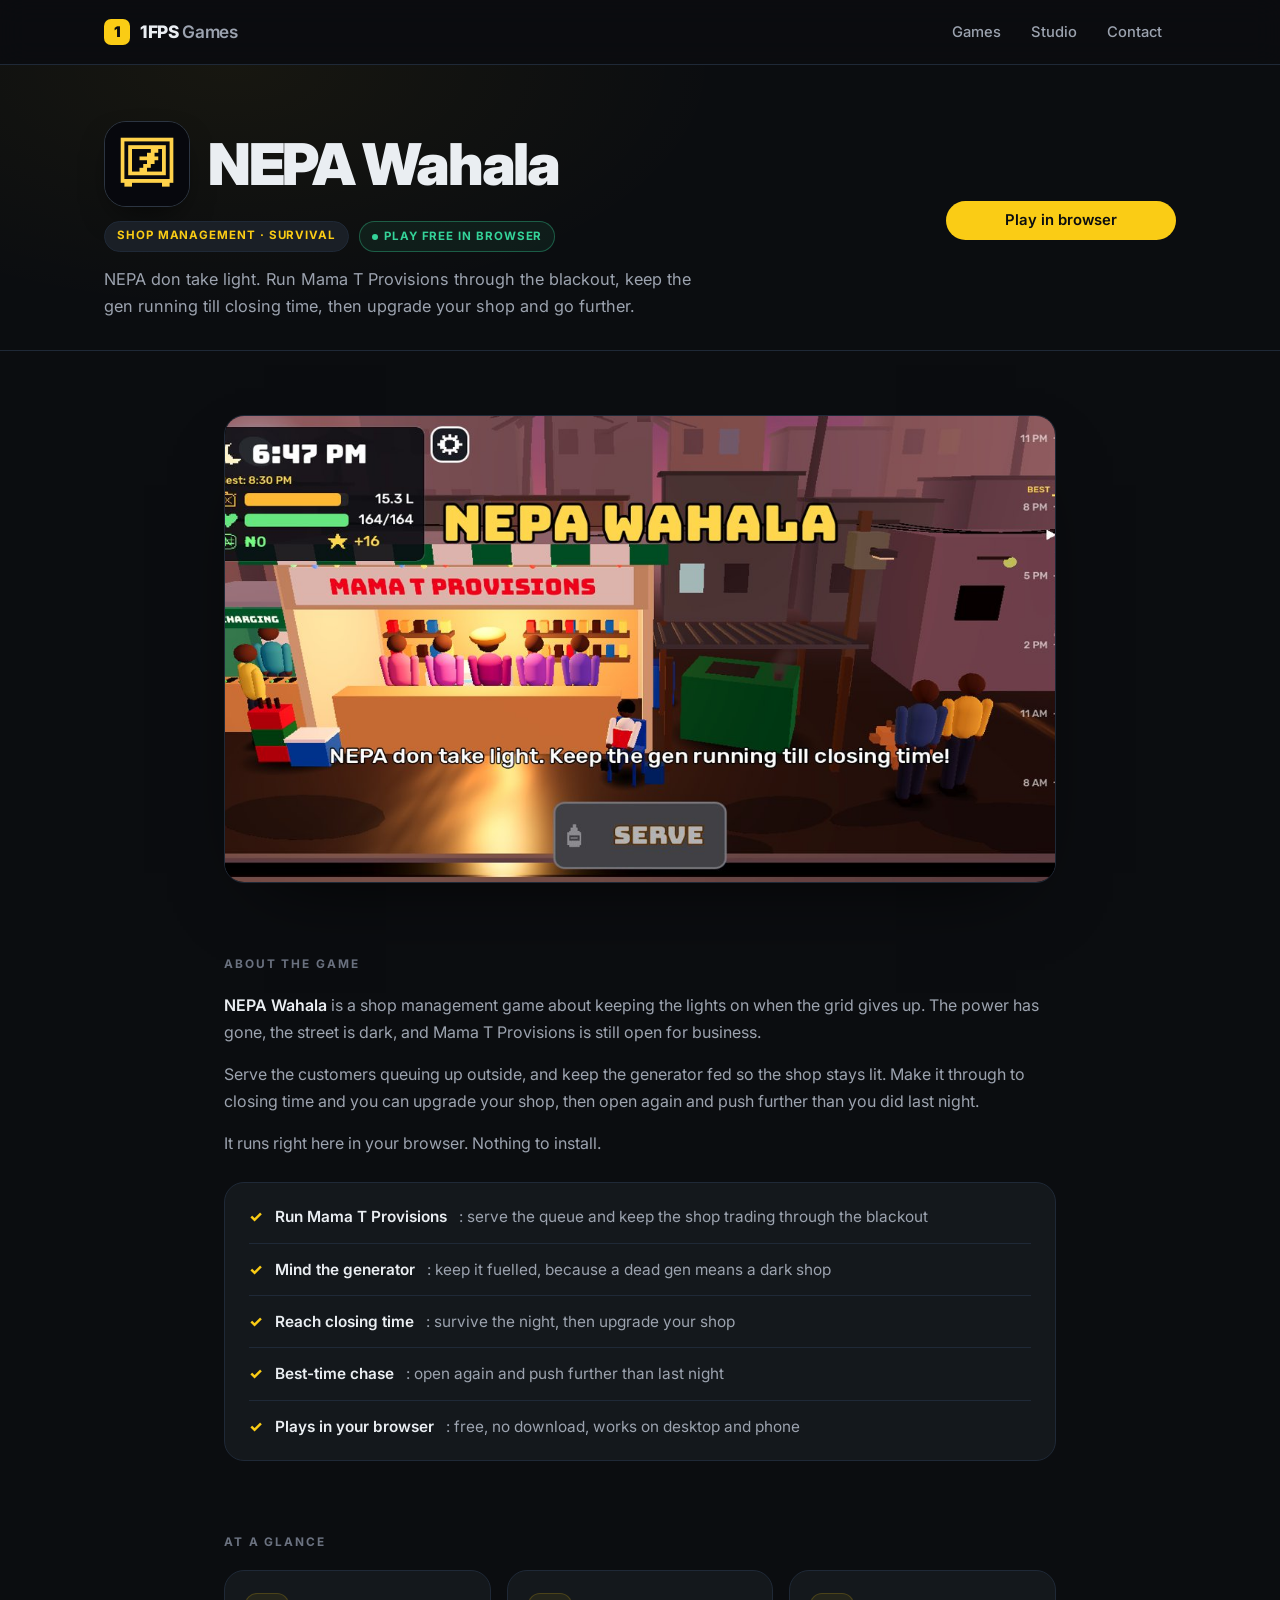
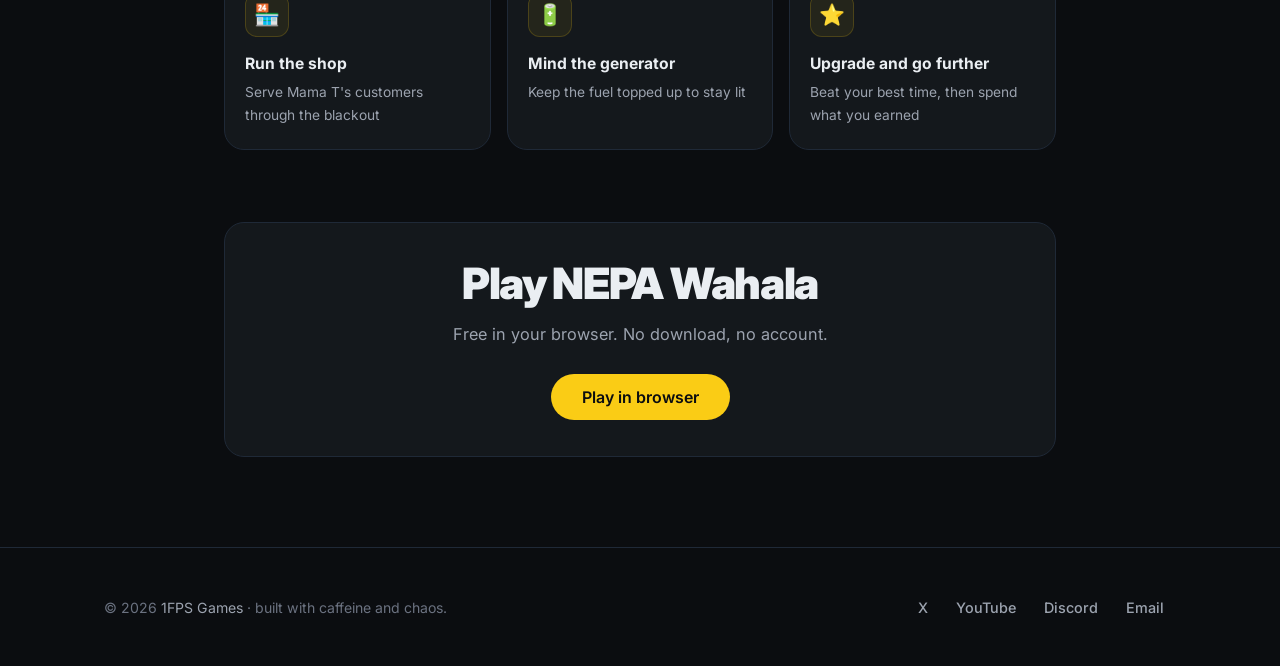
<file: nepa-wahala.html>
<!DOCTYPE html>
<html lang="en">
<head>
    <meta charset="UTF-8" />
    <meta name="viewport" content="width=device-width, initial-scale=1.0" />
    <title>NEPA Wahala | 1FPS Games</title>
    <meta name="description" content="NEPA don take light. Run Mama T Provisions through the blackout, keep the gen running till closing time, then upgrade your shop and go further. Play free in your browser." />
    <link rel="icon" type="image/png" href="favicon.png" />
    <link rel="preconnect" href="https://fonts.googleapis.com" />
    <link rel="preconnect" href="https://fonts.gstatic.com" crossorigin />
    <link href="https://fonts.googleapis.com/css2?family=Inter:opsz,wght@14..32,400;14..32,500;14..32,600;14..32,700;14..32,800;14..32,900&display=swap" rel="stylesheet" />
    <link rel="stylesheet" href="style.css" />
</head>
<body>

    <!-- ===== NAV ===== -->
    <header class="site-header">
        <nav class="nav-inner" aria-label="Main">
            <a class="brand" href="index.html">
                <span class="brand-mark">1</span>
                <span>1FPS <span class="brand-dim">Games</span></span>
            </a>
            <div class="nav-links">
                <a class="nav-link" href="index.html#games">Games</a>
                <a class="nav-link" href="index.html#studio">Studio</a>
                <a class="nav-link" href="mailto:dsquaregames0@gmail.com">Contact</a>
            </div>
        </nav>
    </header>

    <!-- ===== GAME HEAD ===== -->
    <section class="game-head">
        <div class="container head-grid">
            <div class="head-info">
                <div class="head-icon-row">
                    <img class="head-icon" src="nepa-icon.png" alt="NEPA Wahala icon" />
                    <h1>NEPA Wahala</h1>
                </div>
                <div class="head-chips">
                    <span class="chip">Shop management · Survival</span>
                    <span class="status status-live">Play free in browser</span>
                </div>
                <p class="head-desc">
                    NEPA don take light. Run Mama T Provisions through the blackout, keep the
                    gen running till closing time, then upgrade your shop and go further.
                </p>
            </div>

            <div class="head-actions">
                <a class="btn btn-primary" href="nepa-wahala/">Play in browser</a>
            </div>
        </div>
    </section>

    <!-- ===== BODY ===== -->
    <main class="game-content">
        <div class="container content-col">

            <!-- KEY ART -->
            <div class="trailer-wrap">
                <img src="nepa-wahala/og.jpg" alt="Mama T Provisions lit up at night while the street sits in darkness" />
            </div>

            <!-- ABOUT -->
            <section>
                <span class="block-label">About the game</span>
                <div class="prose">
                    <p><strong>NEPA Wahala</strong> is a shop management game about keeping the lights on when the grid gives up. The power has gone, the street is dark, and Mama T Provisions is still open for business.</p>
                    <p>Serve the customers queuing up outside, and keep the generator fed so the shop stays lit. Make it through to closing time and you can upgrade your shop, then open again and push further than you did last night.</p>
                    <p>It runs right here in your browser. Nothing to install.</p>
                </div>
                <div class="highlights">
                    <ul>
                        <li><strong>Run Mama T Provisions</strong>: serve the queue and keep the shop trading through the blackout</li>
                        <li><strong>Mind the generator</strong>: keep it fuelled, because a dead gen means a dark shop</li>
                        <li><strong>Reach closing time</strong>: survive the night, then upgrade your shop</li>
                        <li><strong>Best-time chase</strong>: open again and push further than last night</li>
                        <li><strong>Plays in your browser</strong>: free, no download, works on desktop and phone</li>
                    </ul>
                </div>
            </section>

            <!-- FEATURES -->
            <section>
                <span class="block-label">At a glance</span>
                <div class="features">
                    <div class="feature">
                        <span class="feature-glyph">🏪</span>
                        <div class="feature-label">Run the shop</div>
                        <div class="feature-desc">Serve Mama T's customers through the blackout</div>
                    </div>
                    <div class="feature">
                        <span class="feature-glyph">🔋</span>
                        <div class="feature-label">Mind the generator</div>
                        <div class="feature-desc">Keep the fuel topped up to stay lit</div>
                    </div>
                    <div class="feature">
                        <span class="feature-glyph">⭐</span>
                        <div class="feature-label">Upgrade and go further</div>
                        <div class="feature-desc">Beat your best time, then spend what you earned</div>
                    </div>
                </div>
            </section>

            <!-- PLAY -->
            <section>
                <div class="quote-panel">
                    <h2 class="section-title">Play NEPA Wahala</h2>
                    <p class="head-desc" style="margin:14px auto 26px;">Free in your browser. No download, no account.</p>
                    <a class="btn btn-primary btn-lg" href="nepa-wahala/">Play in browser</a>
                </div>
            </section>

        </div>
    </main>

    <!-- ===== FOOTER ===== -->
    <footer class="site-footer">
        <div class="footer-inner">
            <p class="copy">© 2026 <a href="index.html">1FPS Games</a> · built with caffeine and chaos.</p>
            <div class="footer-socials">
                <a href="https://x.com/nobledestus0" target="_blank" rel="noopener">X</a>
                <a href="https://www.youtube.com/@DSquareGames-f5x" target="_blank" rel="noopener">YouTube</a>
                <a href="https://discord.gg/82nvSSJtq" target="_blank" rel="noopener">Discord</a>
                <a href="mailto:dsquaregames0@gmail.com">Email</a>
            </div>
        </div>
    </footer>

    <script src="script.js"></script>
</body>
</html>
</file>
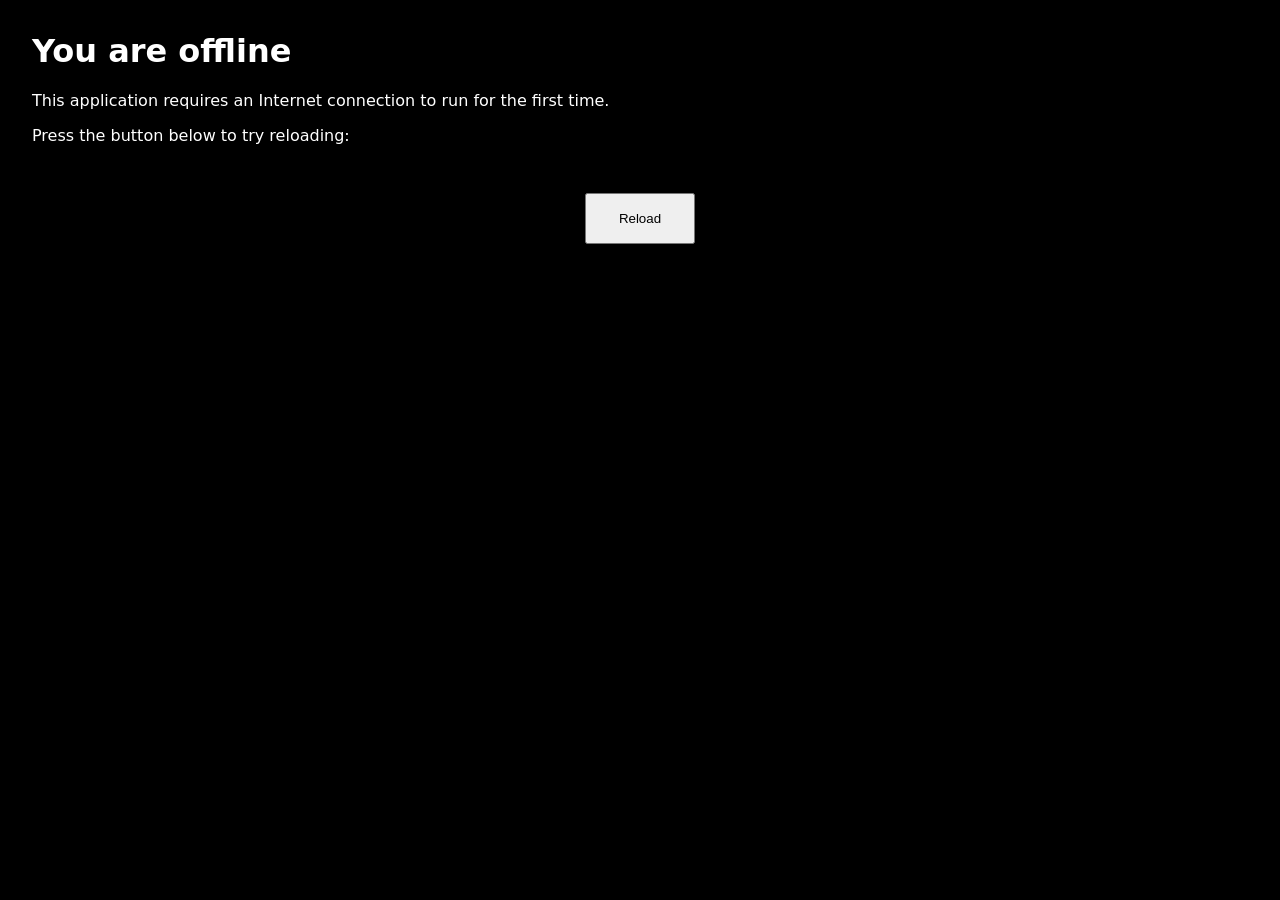
<file: nepa-wahala/index.offline.html>
<!DOCTYPE html>
<html lang="en">
	<head>
		<meta charset="utf-8">
		<meta http-equiv="X-UA-Compatible" content="IE=edge">
		<meta name="viewport" content="width=device-width, initial-scale=1">
		<title>You are offline</title>
		<style>
html {
	background-color: #000000;
	color: #ffffff;
}

body {
	font-family: system-ui, -apple-system, "Segoe UI", Roboto, "Helvetica Neue", Arial, "Noto Sans", sans-serif, "Apple Color Emoji", "Segoe UI Emoji", "Segoe UI Symbol", "Noto Color Emoji";
	margin: 2rem;
}

p {
	margin-block: 1rem;
}

button {
	display: block;
	padding: 1rem 2rem;
	margin: 3rem auto 0;
}
		</style>
	</head>
	<body>
		<h1>You are offline</h1>
		<p>This application requires an Internet connection to run for the first time.</p>
		<p>Press the button below to try reloading:</p>
		<button type="button">Reload</button>
		<script>
document.querySelector('button').addEventListener('click', () => {
	window.location.reload();
});
		</script>
	</body>
</html>
</file>
<file: style.css>
/* ==========================================================================
   1FPS Games: shared design system
   One file, every page. Palette is the studio's existing dark + yellow.
   ========================================================================== */

:root {
    --bg: #0b0d10;
    --panel: #14181c;
    --panel-2: #1a1f26;
    --line: #1f2937;
    --line-2: #2c3542;
    --text: #eaeef2;
    --dim: #9ca3af;
    --faint: #6b7280;
    --accent: #facc15;
    --accent-2: #fbbf24;
    --green: #34d399;
    --radius: 20px;
    --radius-sm: 12px;
    --font: 'Inter', system-ui, -apple-system, sans-serif;
    --maxw: 1120px;
    --nav-h: 64px;
}

/* ----- Reset & base ----- */
* { margin: 0; padding: 0; box-sizing: border-box; }

html { scroll-behavior: smooth; }

body {
    font-family: var(--font);
    background: var(--bg);
    color: var(--text);
    line-height: 1.65;
    -webkit-font-smoothing: antialiased;
}

img { max-width: 100%; display: block; }

a { color: inherit; text-decoration: none; }
a:focus-visible, button:focus-visible {
    outline: 2px solid var(--accent);
    outline-offset: 2px;
    border-radius: 6px;
}

::selection { background: var(--accent); color: var(--bg); }

.container { max-width: var(--maxw); margin: 0 auto; padding: 0 24px; }

h1, h2, h3 { letter-spacing: -0.02em; line-height: 1.12; }

/* ==========================================================================
   Buttons
   ========================================================================== */
.btn {
    display: inline-flex;
    align-items: center;
    justify-content: center;
    gap: 8px;
    padding: 11px 22px;
    border-radius: 999px;
    font: 600 0.93rem/1 var(--font);
    border: 1px solid transparent;
    cursor: pointer;
    transition: transform 0.2s ease, background 0.2s ease, color 0.2s ease,
                border-color 0.2s ease, box-shadow 0.2s ease;
    white-space: nowrap;
}
.btn:active { transform: scale(0.98); }

.btn-primary {
    background: var(--accent);
    color: #0b0d10;
}
.btn-primary:hover {
    background: var(--accent-2);
    transform: translateY(-1px);
    box-shadow: 0 10px 26px -10px rgba(250, 204, 21, 0.5);
}

.btn-ghost {
    background: transparent;
    color: var(--text);
    border-color: var(--line-2);
}
.btn-ghost:hover { border-color: var(--accent); color: var(--accent); }

.btn-lg { padding: 14px 30px; font-size: 1rem; }
.btn-sm { padding: 8px 16px; font-size: 0.85rem; }

/* ==========================================================================
   Header / navigation (every page)
   ========================================================================== */
.site-header {
    position: sticky;
    top: 0;
    z-index: 100;
    background: rgba(11, 13, 16, 0.82);
    backdrop-filter: blur(14px);
    -webkit-backdrop-filter: blur(14px);
    border-bottom: 1px solid var(--line);
}
.nav-inner {
    max-width: var(--maxw);
    margin: 0 auto;
    padding: 0 24px;
    height: var(--nav-h);
    display: flex;
    align-items: center;
    justify-content: space-between;
    gap: 20px;
}

.brand {
    display: inline-flex;
    align-items: center;
    gap: 10px;
    font-size: 1.08rem;
    font-weight: 800;
    letter-spacing: -0.02em;
}
.brand-mark {
    width: 26px;
    height: 26px;
    border-radius: 7px;
    background: var(--accent);
    color: #0b0d10;
    display: grid;
    place-items: center;
    font-size: 0.92rem;
    font-weight: 900;
    flex: none;
}
.brand-dim { color: var(--dim); font-weight: 600; }

.nav-links { display: flex; align-items: center; gap: 2px; }
.nav-link {
    padding: 8px 14px;
    font-size: 0.92rem;
    font-weight: 500;
    color: var(--dim);
    border-radius: 999px;
    transition: color 0.2s ease, background 0.2s ease;
}
.nav-link:hover { color: var(--text); background: var(--panel-2); }

@media (max-width: 560px) {
    .nav-link { padding: 8px 10px; font-size: 0.88rem; }
    .nav-inner { padding: 0 16px; }
    .container { padding: 0 16px; }
}

/* ==========================================================================
   Section scaffolding
   ========================================================================== */
.section { padding: 88px 0; }
.section-head { margin-bottom: 44px; }

.kicker {
    display: inline-flex;
    align-items: center;
    gap: 8px;
    font-size: 0.75rem;
    font-weight: 700;
    letter-spacing: 0.14em;
    text-transform: uppercase;
    color: var(--accent);
    margin-bottom: 14px;
}
.kicker::before {
    content: '';
    width: 7px;
    height: 7px;
    border-radius: 50%;
    background: var(--accent);
}

.section-title {
    font-size: clamp(2rem, 3.6vw, 2.7rem);
    font-weight: 900;
    letter-spacing: -0.03em;
}
.section-sub { color: var(--dim); max-width: 60ch; margin-top: 12px; }

/* ==========================================================================
   Hero (homepage)
   ========================================================================== */
.hero {
    padding: 88px 0 84px;
    background:
        radial-gradient(900px 480px at 85% 10%, rgba(250, 204, 21, 0.07), transparent 65%),
        radial-gradient(700px 420px at 8% 90%, rgba(250, 204, 21, 0.04), transparent 60%);
}
.hero-grid {
    display: grid;
    grid-template-columns: 1.05fr 0.95fr;
    gap: 64px;
    align-items: center;
}

.hero h1 {
    font-size: clamp(2.9rem, 6.4vw, 4.9rem);
    font-weight: 900;
    letter-spacing: -0.045em;
    line-height: 1.02;
    margin: 6px 0 20px;
}
.hero h1 .accent {
    color: var(--accent);
}

.hero .lede {
    font-size: 1.13rem;
    color: var(--dim);
    max-width: 46ch;
    margin-bottom: 34px;
}
.hero .lede strong { color: var(--text); font-weight: 600; }

.hero-actions { display: flex; flex-wrap: wrap; gap: 14px; }

/* Hero poster stack (right column) */
.hero-art { position: relative; display: flex; flex-direction: column; gap: 26px; }
.hero-art::before {
    content: '';
    position: absolute;
    inset: -8% -6%;
    background: radial-gradient(60% 55% at 50% 45%, rgba(250, 204, 21, 0.09), transparent 70%);
    pointer-events: none;
}

.poster {
    position: relative;
    border-radius: 22px;
    overflow: hidden;
    border: 1px solid var(--line-2);
    box-shadow: 0 30px 70px -28px rgba(0, 0, 0, 0.85);
    aspect-ratio: 16 / 10;
    transition: transform 0.5s cubic-bezier(0.2, 0, 0, 1), border-color 0.3s ease;
}
.poster:nth-child(1) { transform: rotate(-1.6deg) translateX(-4px); }
.poster:nth-child(2) { transform: rotate(1.4deg) translateX(4px); }
.poster:hover {
    transform: rotate(0deg) translateX(0) scale(1.015);
    border-color: var(--accent);
}
.poster img { width: 100%; height: 100%; object-fit: cover; }

.poster figcaption {
    position: absolute;
    left: 18px;
    right: 18px;
    bottom: 14px;
    display: flex;
    align-items: center;
    justify-content: space-between;
    gap: 10px;
}
.poster .poster-title {
    font-weight: 700;
    font-size: 0.98rem;
    letter-spacing: -0.01em;
    color: #fff;
    text-shadow: 0 1px 12px rgba(0, 0, 0, 0.8);
}
.poster figcaption::before {
    content: '';
    position: absolute;
    inset: -26px -20px;
    background: linear-gradient(0deg, rgba(0, 0, 0, 0.55), transparent);
    z-index: -1;
}

.status {
    display: inline-flex;
    align-items: center;
    gap: 6px;
    font-size: 0.72rem;
    font-weight: 700;
    letter-spacing: 0.08em;
    text-transform: uppercase;
    padding: 5px 12px;
    border-radius: 999px;
    border: 1px solid;
    white-space: nowrap;
}
.status::before { content: ''; width: 6px; height: 6px; border-radius: 50%; background: currentColor; }
.status-demo { color: var(--accent); border-color: rgba(250, 204, 21, 0.35); background: rgba(250, 204, 21, 0.08); }
.status-live { color: var(--green); border-color: rgba(52, 211, 153, 0.35); background: rgba(52, 211, 153, 0.08); }

/* ==========================================================================
   Games (homepage cards)
   ========================================================================== */
.games-grid {
    display: grid;
    grid-template-columns: repeat(auto-fit, minmax(310px, 1fr));
    gap: 34px;
}

.game-card {
    background: var(--panel);
    border: 1px solid var(--line);
    border-radius: 24px;
    overflow: hidden;
    display: flex;
    flex-direction: column;
    transition: border-color 0.3s ease, transform 0.3s ease, box-shadow 0.3s ease;
}
.game-card:hover {
    border-color: var(--line-2);
    transform: translateY(-4px);
    box-shadow: 0 24px 60px -30px rgba(0, 0, 0, 0.8);
}

.game-art { position: relative; aspect-ratio: 16 / 9; overflow: hidden; }
.game-art img { width: 100%; height: 100%; object-fit: cover; transition: transform 0.7s ease; }
.game-card:hover .game-art img { transform: scale(1.045); }
.game-art .status { position: absolute; top: 14px; right: 14px; }

.game-body { padding: 22px 24px 24px; display: flex; flex-direction: column; gap: 14px; flex: 1; }

.game-title-row { display: flex; align-items: center; gap: 14px; }
.game-icon {
    width: 52px;
    height: 52px;
    border-radius: 14px;
    border: 1px solid var(--line-2);
    object-fit: cover;
    flex: none;
    box-shadow: 0 6px 18px -8px rgba(0, 0, 0, 0.7);
}
.game-body h3 { font-size: 1.45rem; font-weight: 800; }

.game-meta { display: flex; flex-wrap: wrap; gap: 8px; align-items: center; }
.chip {
    font-size: 0.72rem;
    font-weight: 700;
    letter-spacing: 0.08em;
    text-transform: uppercase;
    color: var(--accent);
    background: var(--panel-2);
    border: 1px solid var(--line);
    padding: 4px 12px;
    border-radius: 999px;
}

.game-body p { color: var(--dim); font-size: 0.98rem; }
.game-footer {
    margin-top: auto;
    display: flex;
    justify-content: space-between;
    align-items: center;
    gap: 12px;
    padding-top: 14px;
    border-top: 1px solid var(--line);
}
.game-link-arrow {
    font-size: 0.9rem;
    font-weight: 600;
    color: var(--text);
    display: inline-flex;
    align-items: center;
    gap: 7px;
    transition: color 0.2s ease;
}
.game-link-arrow .arrow { transition: transform 0.25s ease; }
.game-card:hover .game-link-arrow { color: var(--accent); }
.game-card:hover .game-link-arrow .arrow { transform: translateX(4px); }

/* ==========================================================================
   Studio (homepage)
   ========================================================================== */
.studio-section {
    border-top: 1px solid var(--line);
    background: linear-gradient(180deg, transparent, rgba(250, 204, 21, 0.02) 40%, transparent);
}
.studio-grid { display: grid; grid-template-columns: 1fr 1fr; gap: 72px; align-items: start; }

.studio-copy p { color: var(--dim); margin-bottom: 16px; max-width: 54ch; }
.studio-copy p:first-of-type { color: var(--text); font-size: 1.05rem; }
.studio-copy p strong { color: var(--text); }

.social-list { list-style: none; display: flex; flex-direction: column; gap: 10px; }
.social-list a {
    display: flex;
    align-items: center;
    justify-content: space-between;
    gap: 14px;
    background: var(--panel);
    border: 1px solid var(--line);
    border-radius: 14px;
    padding: 13px 18px;
    font-weight: 600;
    font-size: 0.95rem;
    color: var(--text);
    transition: border-color 0.2s ease, background 0.2s ease, transform 0.2s ease;
}
.social-list a .dim { color: var(--dim); font-weight: 500; font-size: 0.85rem; }
.social-list a .go { color: var(--faint); transition: transform 0.2s ease, color 0.2s ease; }
.social-list a:hover { border-color: var(--accent); background: var(--panel-2); transform: translateX(3px); }
.social-list a:hover .go { color: var(--accent); transform: translate(2px, -2px); }

/* ==========================================================================
   Footer (every page)
   ========================================================================== */
.site-footer { border-top: 1px solid var(--line); padding: 42px 0 40px; }
.footer-inner {
    max-width: var(--maxw);
    margin: 0 auto;
    padding: 0 24px;
    display: flex;
    align-items: center;
    justify-content: space-between;
    gap: 18px;
    flex-wrap: wrap;
}
.site-footer .copy { color: var(--faint); font-size: 0.88rem; }
.site-footer .copy a { color: var(--dim); }
.site-footer .copy a:hover { color: var(--accent); }

.footer-socials { display: flex; gap: 4px; }
.footer-socials a {
    color: var(--dim);
    font-size: 0.9rem;
    font-weight: 500;
    padding: 6px 12px;
    border-radius: 999px;
    transition: color 0.2s ease, background 0.2s ease;
}
.footer-socials a:hover { color: var(--accent); background: var(--panel); }

/* ==========================================================================
   Game pages
   ========================================================================== */
.game-head {
    padding: 56px 0 30px;
    border-bottom: 1px solid var(--line);
    background: radial-gradient(760px 380px at 18% 0%, rgba(250, 204, 21, 0.05), transparent 65%);
}
.head-grid {
    display: grid;
    grid-template-columns: 1fr auto;
    gap: 40px;
    align-items: center;
}
.head-info { display: flex; flex-direction: column; gap: 14px; }
.head-icon-row { display: flex; align-items: center; gap: 18px; flex-wrap: wrap; }
.head-icon {
    width: 86px;
    height: 86px;
    border-radius: 22px;
    border: 1px solid var(--line-2);
    object-fit: cover;
    box-shadow: 0 14px 34px -14px rgba(0, 0, 0, 0.8);
}
.game-head h1 {
    font-size: clamp(2.3rem, 4.6vw, 3.6rem);
    font-weight: 900;
    letter-spacing: -0.04em;
}
.head-chips { display: flex; flex-wrap: wrap; gap: 10px; }
.head-desc { color: var(--dim); max-width: 60ch; font-size: 1.02rem; }

.head-actions { display: flex; flex-direction: column; gap: 12px; min-width: 230px; }
.head-actions .btn { width: 100%; }

/* Body column shared by trailer / about / gallery */
.game-content { padding: 64px 0 90px; }
.content-col { max-width: 880px; margin: 0 auto; }
.content-col > * + * { margin-top: 72px; }

.trailer-wrap {
    position: relative;
    border-radius: var(--radius);
    overflow: hidden;
    border: 1px solid var(--line);
    aspect-ratio: 16 / 9;
    background: #000;
    box-shadow: 0 30px 80px -40px rgba(0, 0, 0, 0.9);
}
.trailer-wrap iframe,
.trailer-wrap img { position: absolute; inset: 0; width: 100%; height: 100%; border: 0; object-fit: cover; }

.block-label {
    display: block;
    font-size: 0.74rem;
    font-weight: 700;
    letter-spacing: 0.16em;
    text-transform: uppercase;
    color: var(--faint);
    margin-bottom: 18px;
}

.about-head {
    display: flex;
    align-items: baseline;
    justify-content: space-between;
    gap: 20px;
    flex-wrap: wrap;
    margin-bottom: 22px;
}
.about-head h2 { font-size: clamp(1.5rem, 2.6vw, 2rem); font-weight: 800; }

.prose p { color: var(--dim); margin-bottom: 16px; }
.prose p strong { color: var(--text); font-weight: 600; }

.highlights {
    margin-top: 26px;
    background: var(--panel);
    border: 1px solid var(--line);
    border-radius: var(--radius);
    padding: 8px 24px;
}
.highlights ul { list-style: none; }
.highlights li {
    display: flex;
    gap: 12px;
    align-items: baseline;
    padding: 13px 0;
    border-bottom: 1px solid var(--line);
    color: var(--dim);
    font-size: 0.96rem;
}
.highlights li:last-child { border-bottom: 0; }
.highlights li strong { color: var(--text); font-weight: 600; }
.highlights li::before {
    content: '✓';
    color: var(--accent);
    font-weight: 800;
    flex: none;
}

.features { display: grid; grid-template-columns: repeat(3, 1fr); gap: 16px; }
.feature {
    background: var(--panel);
    border: 1px solid var(--line);
    border-radius: var(--radius);
    padding: 22px 20px;
    transition: border-color 0.2s ease, transform 0.2s ease;
}
.feature:hover { border-color: var(--line-2); transform: translateY(-3px); }
.feature-glyph {
    width: 44px;
    height: 44px;
    display: grid;
    place-items: center;
    font-size: 1.3rem;
    background: rgba(250, 204, 21, 0.07);
    border: 1px solid rgba(250, 204, 21, 0.18);
    border-radius: 12px;
    margin-bottom: 14px;
}
.feature-label { font-weight: 700; font-size: 0.98rem; }
.feature-desc { color: var(--dim); font-size: 0.86rem; margin-top: 4px; }

.shot-grid { display: grid; grid-template-columns: repeat(2, 1fr); gap: 16px; }
.shot-frame {
    position: relative;
    border-radius: var(--radius-sm);
    overflow: hidden;
    border: 1px solid var(--line);
    background: #000;
    aspect-ratio: 16 / 10;
    cursor: zoom-in;
    transition: border-color 0.2s ease, transform 0.25s ease;
}
.shot-frame img { width: 100%; height: 100%; object-fit: cover; transition: transform 0.5s ease; }
/* Portrait store screenshots (e.g. go-up games) display whole, letterboxed */
.shot-frame--contain img { object-fit: contain; background: #050607; }
.shot-frame:hover { border-color: var(--accent); transform: scale(1.015); }
.shot-frame:hover img { transform: scale(1.05); }
.shot-frame::after {
    content: '⤢';
    position: absolute;
    right: 12px;
    bottom: 10px;
    color: rgba(255, 255, 255, 0.85);
    font-size: 0.9rem;
    background: rgba(11, 13, 16, 0.6);
    width: 30px;
    height: 30px;
    display: grid;
    place-items: center;
    border-radius: 9px;
    opacity: 0;
    transition: opacity 0.2s ease;
    pointer-events: none;
}
.shot-frame:hover::after { opacity: 1; }

.quote-panel {
    text-align: center;
    background: var(--panel);
    border: 1px solid var(--line);
    border-radius: var(--radius);
    padding: 36px 30px;
}
.quote-stars { color: var(--accent); letter-spacing: 4px; margin-bottom: 16px; font-size: 0.95rem; }
.quote-text {
    font-style: italic;
    color: var(--text);
    font-size: 1.08rem;
    line-height: 1.75;
    max-width: 46ch;
    margin: 0 auto 18px;
}
.quote-author { color: var(--dim); font-size: 0.9rem; font-weight: 600; }

.page-bottom {
    text-align: center;
    margin-top: 64px;
    padding-top: 34px;
    border-top: 1px solid var(--line);
}

/* ==========================================================================
   Lightbox (game pages)
   ========================================================================== */
.lightbox {
    display: none;
    position: fixed;
    inset: 0;
    background: rgba(4, 5, 7, 0.92);
    backdrop-filter: blur(6px);
    z-index: 200;
    padding: 28px;
}
.lightbox.open { display: grid; place-items: center; }
.lightbox img {
    max-width: min(94vw, 1200px);
    max-height: 92vh;
    border-radius: 14px;
    box-shadow: 0 40px 110px rgba(0, 0, 0, 0.85);
    animation: lightboxIn 0.25s cubic-bezier(0.2, 0, 0, 1);
}
@keyframes lightboxIn {
    from { opacity: 0; transform: scale(0.93); }
    to { opacity: 1; transform: scale(1); }
}
.lightbox-close {
    position: absolute;
    top: 18px;
    right: 22px;
    width: 44px;
    height: 44px;
    border-radius: 50%;
    border: 1px solid var(--line-2);
    background: rgba(11, 13, 16, 0.7);
    color: var(--text);
    font-size: 1.6rem;
    line-height: 1;
    cursor: pointer;
    display: grid;
    place-items: center;
    transition: transform 0.25s ease, border-color 0.2s ease;
}
.lightbox-close:hover { transform: rotate(90deg); border-color: var(--accent); }

/* ==========================================================================
   Responsive
   ========================================================================== */
@media (max-width: 980px) {
    .hero-grid { grid-template-columns: 1fr; gap: 56px; }
    .hero { text-align: center; }
    .hero .lede { margin-left: auto; margin-right: auto; }
    .hero-actions { justify-content: center; }
    .hero-art { display: grid; grid-template-columns: 1fr 1fr; gap: 20px; max-width: 720px; margin: 0 auto; }
    .hero-art::before { display: none; }
    .poster, .poster:nth-child(1), .poster:nth-child(2) { transform: none; }
    .poster:nth-child(1) { transform: translateY(3px); }

    .studio-grid { grid-template-columns: 1fr; gap: 48px; }

    .head-grid { grid-template-columns: 1fr; gap: 28px; }
    .head-actions { min-width: 0; flex-direction: row; flex-wrap: wrap; }
    .head-actions .btn { width: auto; flex: 1 1 200px; }
}

/* Three games fit on one row only on very wide screens; two below that */
@media (max-width: 1150px) {
    .games-grid { grid-template-columns: repeat(2, 1fr); }
}

@media (max-width: 860px) {
    .section { padding: 64px 0; }
    .features { grid-template-columns: 1fr 1fr; }
}

@media (max-width: 640px) {
    .games-grid { grid-template-columns: 1fr; }
}

@media (max-width: 560px) {
    .hero { padding: 64px 0 60px; }
    .hero-art { grid-template-columns: 1fr; max-width: 460px; }
    .shot-grid { grid-template-columns: 1fr; }
    .footer-inner { justify-content: center; text-align: center; }
    .game-head { padding-top: 40px; }
    .head-icon { width: 72px; height: 72px; border-radius: 18px; }
    .quote-panel { padding: 28px 20px; }
    .content-col > * + * { margin-top: 56px; }
}
</file>
